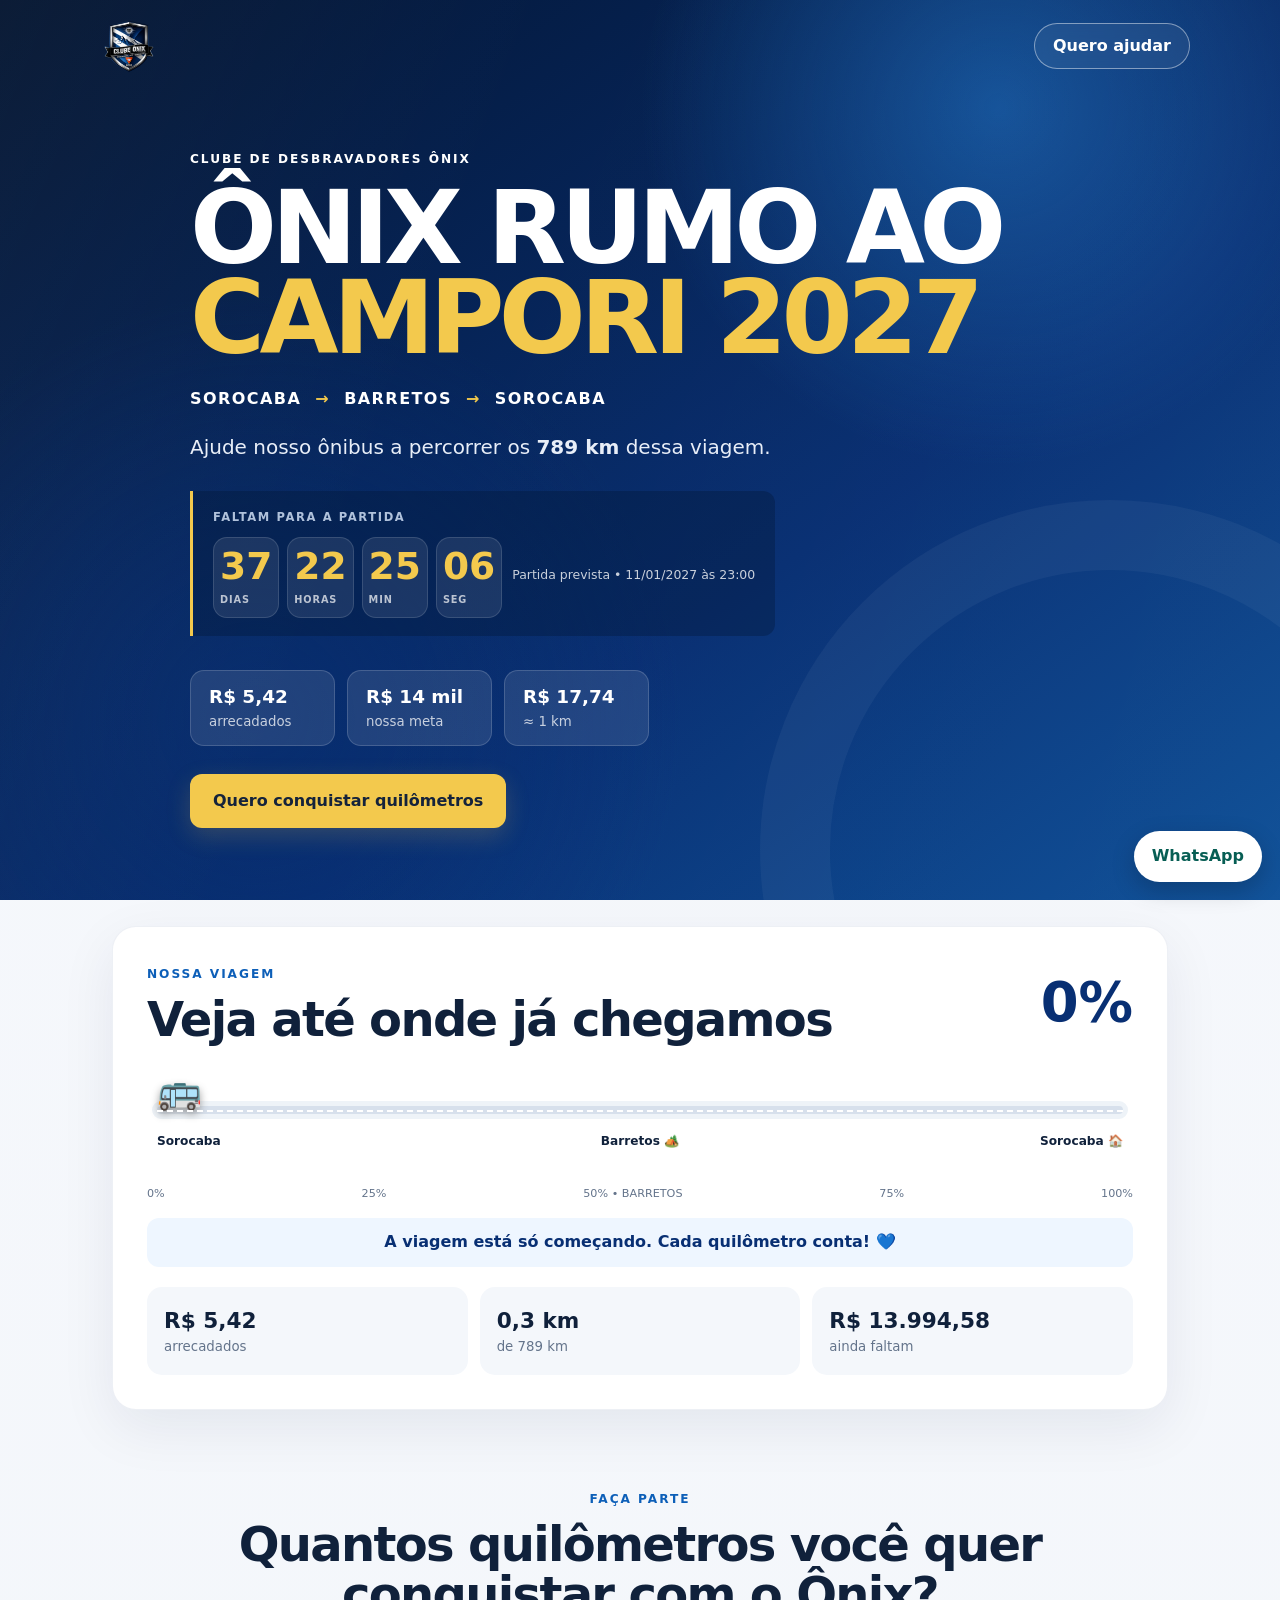
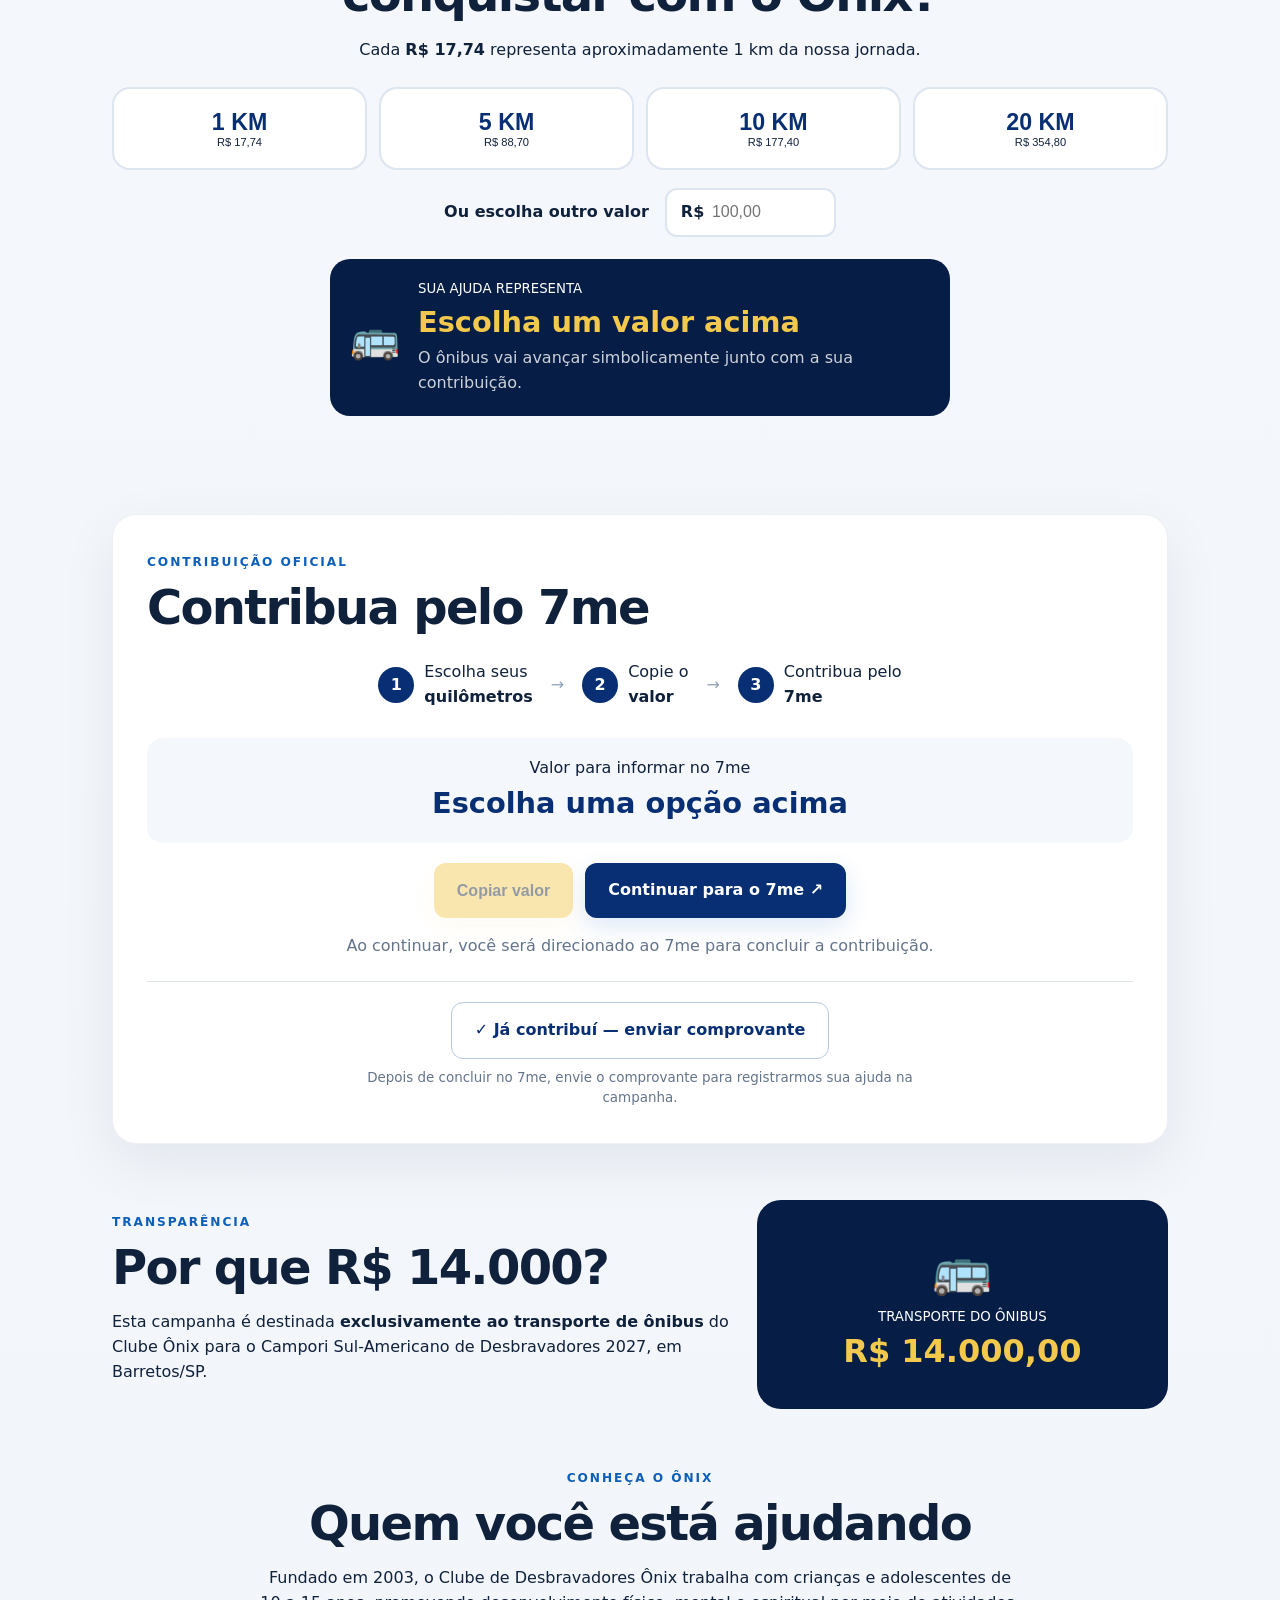
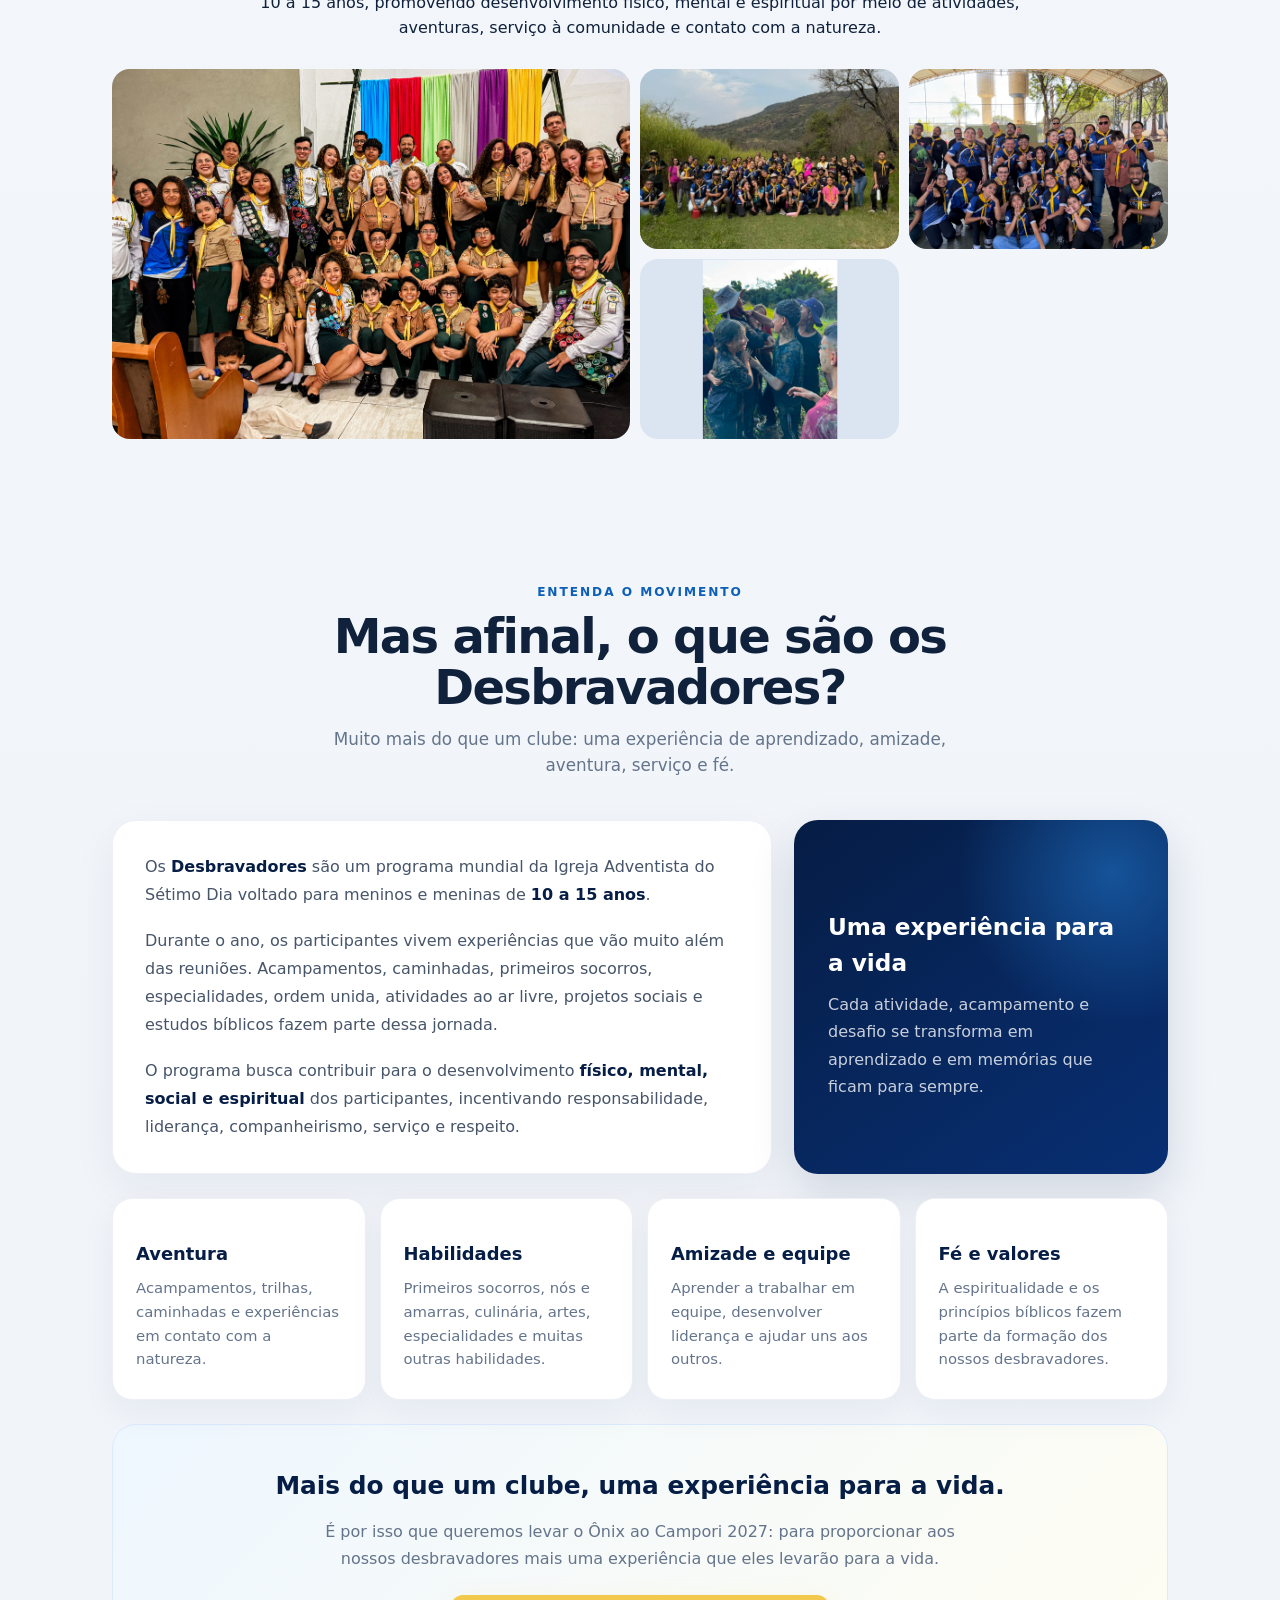
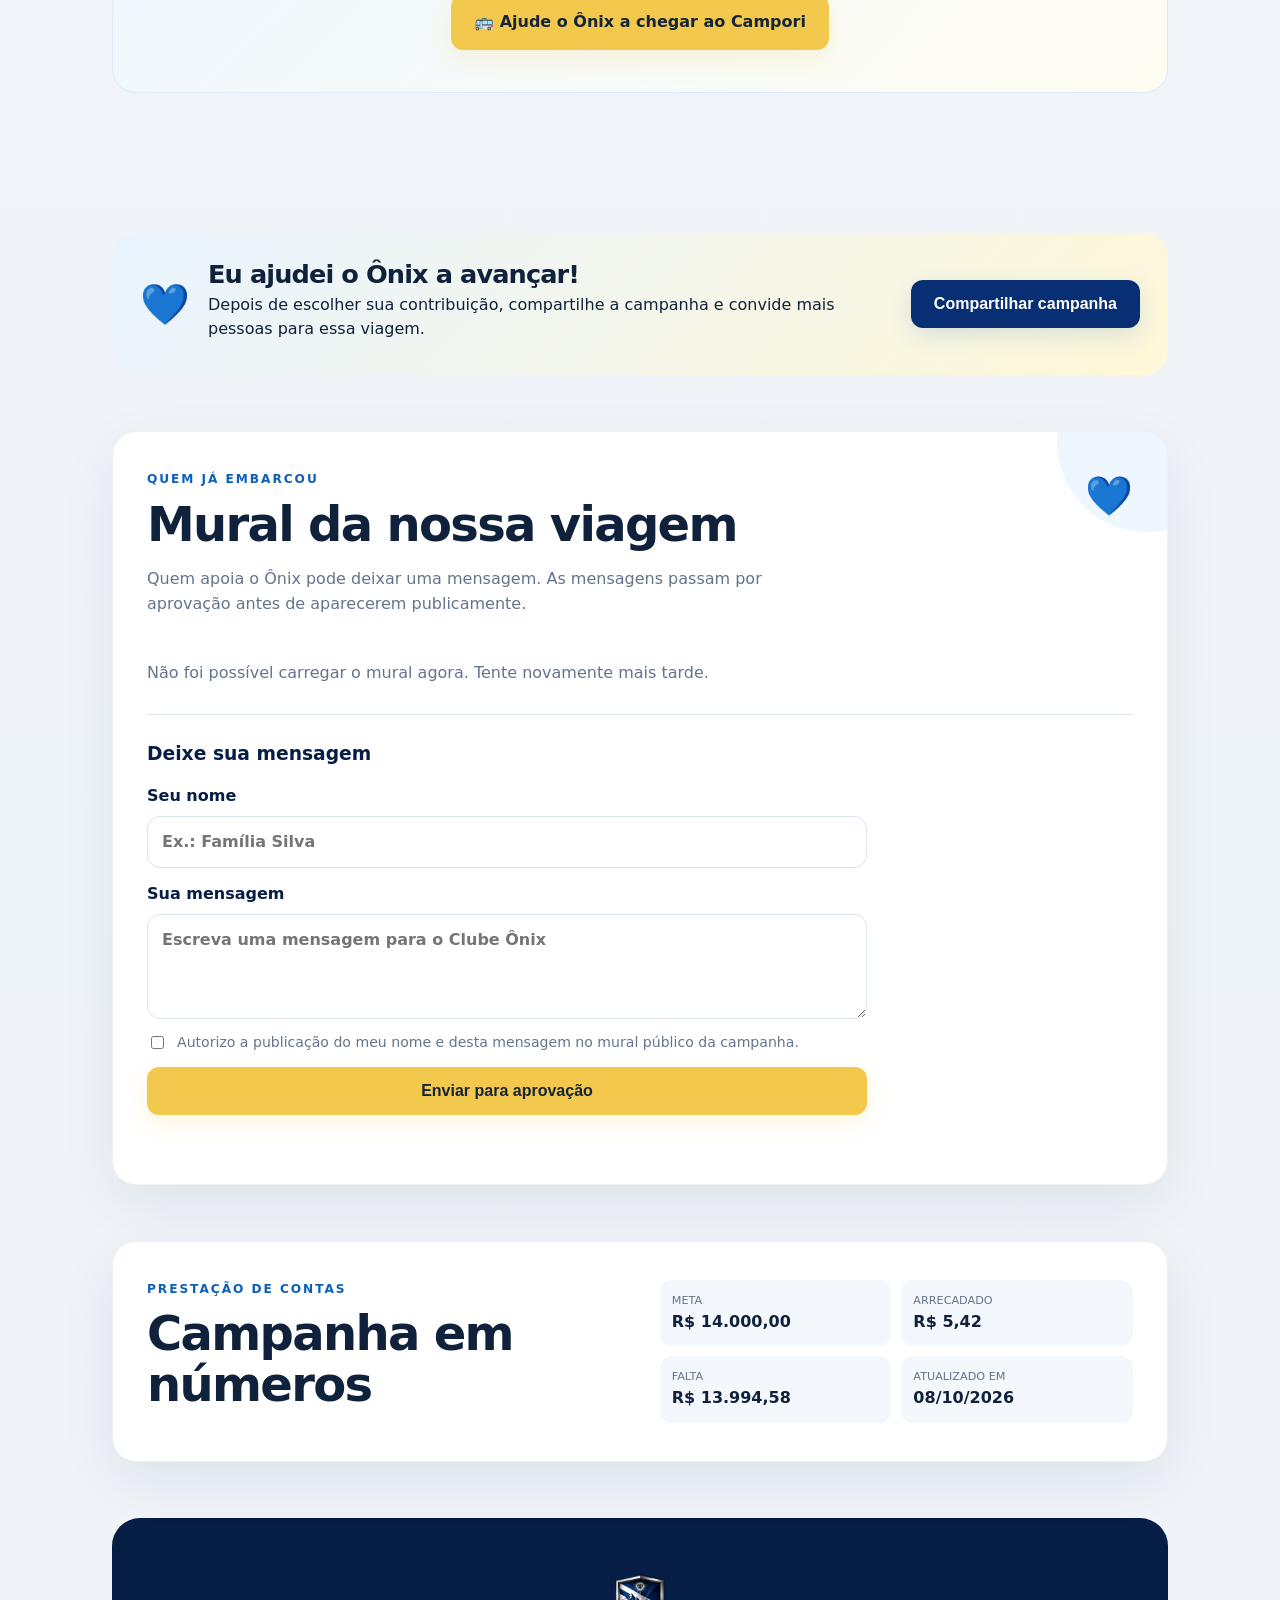
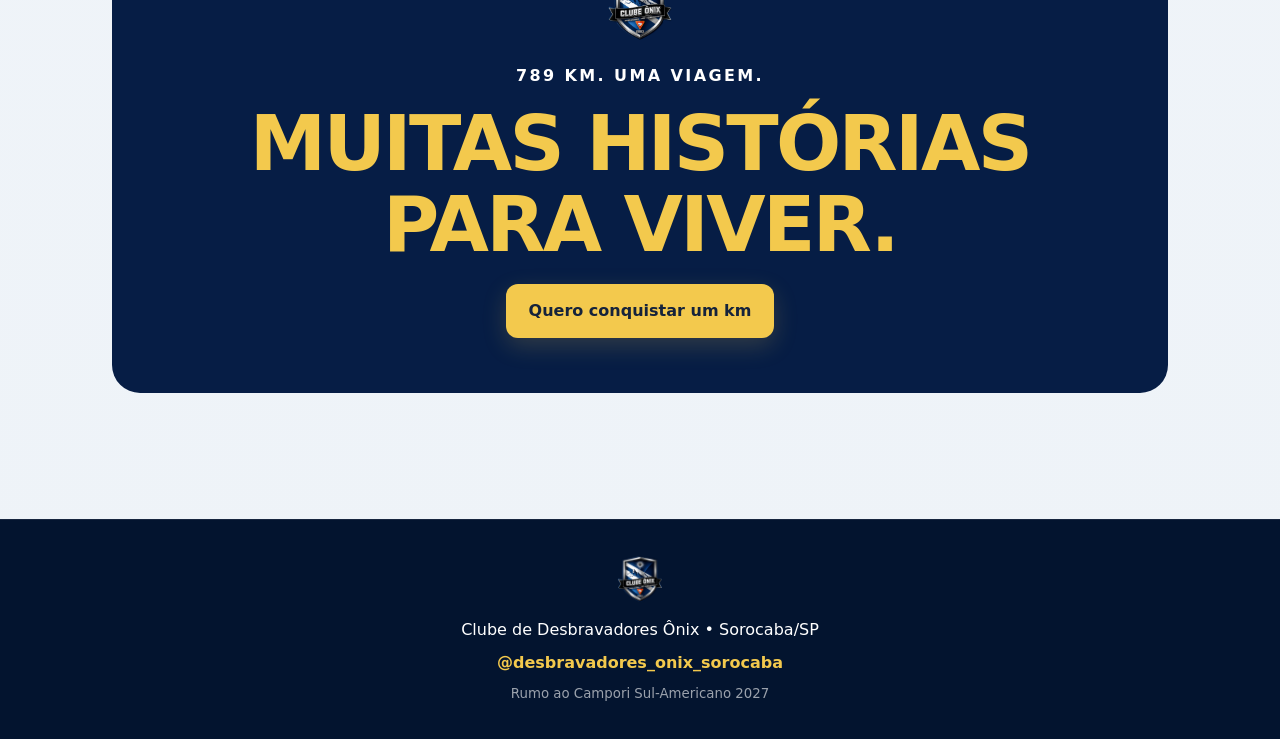
<file: index.html>
<!doctype html>
<html lang="pt-BR">
<head>
<meta charset="utf-8">
<meta name="viewport" content="width=device-width,initial-scale=1">

<title>Ônix Rumo ao Campori 2027</title>

<meta name="description" content="Ajude o Clube de Desbravadores Ônix a conquistar os 789 km da viagem para o Campori Sul-Americano 2027.">

<meta property="og:title" content="Ônix Rumo ao Campori 2027">
<meta property="og:description" content="Ajude nosso ônibus a conquistar 789 km até o Campori 2027.">
<meta property="og:type" content="website">

<link rel="stylesheet" href="style.css">
</head>

<body>

<header class="hero">

  <nav>
    <img src="assets/logo-onix.png" class="nav-logo" alt="Logo Clube Ônix">
    <a href="#ajudar" class="mini-btn">Quero ajudar</a>
  </nav>

  <div class="hero-content">

    <p class="eyebrow">CLUBE DE DESBRAVADORES ÔNIX</p>

    <h1>
      ÔNIX RUMO AO<br>
      <span>CAMPORI 2027</span>
    </h1>

    <p class="route">
      SOROCABA <b>→</b> BARRETOS <b>→</b> SOROCABA
    </p>

    <p class="lead">
      Ajude nosso ônibus a percorrer os <strong>789 km</strong> dessa viagem.
    </p>

    <div class="countdown countdown-live" aria-label="Contagem regressiva para a partida">

      <span>FALTAM PARA A PARTIDA</span>

      <div class="countdown-grid">

        <div>
          <strong id="countDays">—</strong>
          <small>DIAS</small>
        </div>

        <div>
          <strong id="countHours">—</strong>
          <small>HORAS</small>
        </div>

        <div>
          <strong id="countMinutes">—</strong>
          <small>MIN</small>
        </div>

        <div>
          <strong id="countSeconds">—</strong>
          <small>SEG</small>
        </div>

      </div>

      <p id="departureLabel">11/01/2027 • 23:00</p>

    </div>

    <div class="hero-numbers">

      <div>
        <strong id="heroRaised">R$ 0</strong>
        <small>arrecadados</small>
      </div>

      <div>
        <strong>R$ 14 mil</strong>
        <small>nossa meta</small>
      </div>

      <div>
        <strong>R$ 17,74</strong>
        <small>≈ 1 km</small>
      </div>

    </div>

    <a class="btn" href="#ajudar">
      Quero conquistar quilômetros
    </a>

  </div>

</header>


<main>

<!-- NOSSA VIAGEM -->

<section class="card journey">

  <div class="section-head">

    <div>
      <span class="tag">NOSSA VIAGEM</span>
      <h2>Veja até onde já chegamos</h2>
    </div>

    <strong id="pctBig">0%</strong>

  </div>

  <div class="road-wrap">

    <div class="road">

      <div id="roadFill" class="road-fill"></div>

      <span id="bus" class="bus">🚌</span>

      <span class="pin start">Sorocaba</span>

      <span class="pin middle">Barretos 🏕️</span>

      <span class="pin end">Sorocaba 🏠</span>

    </div>

  </div>

  <div class="milestones">

    <span>0%</span>
    <span>25%</span>
    <span>50% • BARRETOS</span>
    <span>75%</span>
    <span>100%</span>

  </div>

  <p id="milestoneMessage" class="milestone-message">
    A viagem está só começando. Cada quilômetro conta! 💙
  </p>

  <div class="stats">

    <div>
      <b id="raised">R$ 0,00</b>
      <small>arrecadados</small>
    </div>

    <div>
      <b id="km">0 km</b>
      <small>de 789 km</small>
    </div>

    <div>
      <b id="remaining">R$ 14.000,00</b>
      <small>ainda faltam</small>
    </div>

  </div>

</section>


<!-- AJUDE -->

<section id="ajudar" class="help">

  <span class="tag">FAÇA PARTE</span>

  <h2>
    Quantos quilômetros você quer conquistar com o Ônix?
  </h2>

  <p>
    Cada <strong>R$ 17,74</strong> representa aproximadamente 1 km da nossa jornada.
  </p>

  <div class="options">

    <button data-value="17.74" data-km="1">
      <b>1 KM</b>
      <small>R$ 17,74</small>
    </button>

    <button data-value="88.70" data-km="5">
      <b>5 KM</b>
      <small>R$ 88,70</small>
    </button>

    <button data-value="177.40" data-km="10">
      <b>10 KM</b>
      <small>R$ 177,40</small>
    </button>

    <button data-value="354.80" data-km="20">
      <b>20 KM</b>
      <small>R$ 354,80</small>
    </button>

  </div>

  <label class="custom-label">

    Ou escolha outro valor

    <span class="input-money">
      R$
      <input
        id="custom"
        inputmode="decimal"
        type="number"
        min="1"
        step="0.01"
        placeholder="100,00"
      >
    </span>

  </label>

  <div id="impactBox" class="impact-box">

    <span>🚌</span>

    <div>

      <small>SUA AJUDA REPRESENTA</small>

      <strong id="impact">
        Escolha um valor acima
      </strong>

      <p id="impactText">
        O ônibus vai avançar simbolicamente junto com a sua contribuição.
      </p>

    </div>

  </div>

</section>


<!-- CONTRIBUIÇÃO -->

<section class="card contribution">

  <span class="tag">CONTRIBUIÇÃO OFICIAL</span>

  <h2>Contribua pelo 7me</h2>

  <div class="three-steps">

    <div>
      <b>1</b>
      <span>
        Escolha seus<br>
        <strong>quilômetros</strong>
      </span>
    </div>

    <i>→</i>

    <div>
      <b>2</b>
      <span>
        Copie o<br>
        <strong>valor</strong>
      </span>
    </div>

    <i>→</i>

    <div>
      <b>3</b>
      <span>
        Contribua pelo<br>
        <strong>7me</strong>
      </span>
    </div>

  </div>

  <div class="selected-contribution">

    <span>Valor para informar no 7me</span>

    <strong id="selectedValue">
      Escolha uma opção acima
    </strong>

  </div>

  <div class="action-row">

    <button class="btn disabled" id="copyValue" disabled>
      Copiar valor
    </button>

    <a
      class="btn secondary disabled-link"
      id="go7me"
      href="#"
      aria-disabled="true"
    >
      Continuar para o 7me ↗
    </a>

  </div>

  <p id="sevenMeNotice" class="muted">
    O link oficial do 7me será adicionado em breve.
  </p>

  <div class="post-contribution">

    <a class="btn proof-btn" id="proof" target="_blank">
      ✓ Já contribuí — enviar comprovante
    </a>

    <p>
      Depois de concluir no 7me, envie o comprovante para registrarmos sua ajuda na campanha.
    </p>

  </div>

</section>


<!-- TRANSPARÊNCIA -->

<section class="why">

  <div>

    <span class="tag">TRANSPARÊNCIA</span>

    <h2>Por que R$ 14.000?</h2>

    <p>
      Esta campanha é destinada
      <strong>exclusivamente ao transporte de ônibus</strong>
      do Clube Ônix para o Campori Sul-Americano de Desbravadores 2027,
      em Barretos/SP.
    </p>

  </div>

  <div class="goal">

    <span>🚌</span>

    <small>TRANSPORTE DO ÔNIBUS</small>

    <strong>R$ 14.000,00</strong>

  </div>

</section>


<!-- QUEM É O ÔNIX -->

<section class="about">

  <span class="tag">CONHEÇA O ÔNIX</span>

  <h2>Quem você está ajudando</h2>

  <p>
    Fundado em 2003, o Clube de Desbravadores Ônix trabalha com crianças
    e adolescentes de 10 a 15 anos, promovendo desenvolvimento físico,
    mental e espiritual por meio de atividades, aventuras, serviço à
    comunidade e contato com a natureza.
  </p>

  <div class="gallery">

    <figure>
      <div class="photo-placeholder">
        FOTO 1<br>
        <small>assets/foto-1.png</small>
      </div>

      <img
        src="assets/foto-1.png"
        alt="Atividade do Clube Ônix"
        onerror="this.style.display='none'"
      >
    </figure>

    <figure>
      <div class="photo-placeholder">
        FOTO 2<br>
        <small>assets/foto-2.png</small>
      </div>

      <img
        src="assets/foto-2.png"
        alt="Desbravadores do Clube Ônix"
        onerror="this.style.display='none'"
      >
    </figure>

    <figure>
      <div class="photo-placeholder">
        FOTO 3<br>
        <small>assets/foto-3.png</small>
      </div>

      <img
        src="assets/foto-3.png"
        alt="Momento do Clube Ônix"
        onerror="this.style.display='none'"
      >
    </figure>

    <figure>
      <div class="photo-placeholder">
        FOTO 4<br>
        <small>assets/foto-4.png</small>
      </div>

      <img
        src="assets/foto-4.png"
        alt="Clube Ônix em atividade"
        onerror="this.style.display='none'"
      >
    </figure>

  </div>

</section>


<!-- O QUE SÃO OS DESBRAVADORES -->

<section class="pathfinders-about">

  <div class="pathfinders-heading">

    <span class="tag">ENTENDA O MOVIMENTO</span>

    <h2>Mas afinal, o que são os Desbravadores?</h2>

    <p>
      Muito mais do que um clube: uma experiência de aprendizado,
      amizade, aventura, serviço e fé.
    </p>

  </div>


  <div class="pathfinders-intro">

    <div class="pathfinders-text">

      <p>
        Os <strong>Desbravadores</strong> são um programa mundial da
        Igreja Adventista do Sétimo Dia voltado para meninos e meninas
        de <strong>10 a 15 anos</strong>.
      </p>

      <p>
        Durante o ano, os participantes vivem experiências que vão muito
        além das reuniões. Acampamentos, caminhadas, primeiros socorros,
        especialidades, ordem unida, atividades ao ar livre, projetos
        sociais e estudos bíblicos fazem parte dessa jornada.
      </p>

      <p>
        O programa busca contribuir para o desenvolvimento
        <strong>físico, mental, social e espiritual</strong> dos
        participantes, incentivando responsabilidade, liderança,
        companheirismo, serviço e respeito.
      </p>

    </div>


    <div class="pathfinders-highlight">

      <div class="highlight-icon"> </div>

      <strong>Uma experiência para a vida</strong>

      <p>
        Cada atividade, acampamento e desafio se transforma em
        aprendizado e em memórias que ficam para sempre.
      </p>

    </div>

  </div>


  <div class="pathfinders-cards">

    <article>

      <div class="pathfinder-icon"> </div>

      <h3>Aventura</h3>

      <p>
        Acampamentos, trilhas, caminhadas e experiências
        em contato com a natureza.
      </p>

    </article>


    <article>

      <div class="pathfinder-icon"> </div>

      <h3>Habilidades</h3>

      <p>
        Primeiros socorros, nós e amarras, culinária,
        artes, especialidades e muitas outras habilidades.
      </p>

    </article>


    <article>

      <div class="pathfinder-icon"> </div>

      <h3>Amizade e equipe</h3>

      <p>
        Aprender a trabalhar em equipe, desenvolver liderança
        e ajudar uns aos outros.
      </p>

    </article>


    <article>

      <div class="pathfinder-icon"> </div>

      <h3>Fé e valores</h3>

      <p>
        A espiritualidade e os princípios bíblicos fazem parte
        da formação dos nossos desbravadores.
      </p>

    </article>

  </div>


  <div class="pathfinders-closing">

    <h3>
      Mais do que um clube, uma experiência para a vida.
    </h3>

    <p>
      É por isso que queremos levar o Ônix ao Campori 2027:
      para proporcionar aos nossos desbravadores mais uma experiência
      que eles levarão para a vida.
    </p>

    <a href="#ajudar" class="btn">
      🚌 Ajude o Ônix a chegar ao Campori
    </a>

  </div>

</section>


<!-- COMPARTILHAMENTO -->

<section class="share-card">

  <span>💙</span>

  <div>

    <h2>Eu ajudei o Ônix a avançar!</h2>

    <p id="shareHelpText">
      Depois de escolher sua contribuição, compartilhe a campanha
      e convide mais pessoas para essa viagem.
    </p>

  </div>

  <button id="shareHelp" class="btn secondary">
    Compartilhar campanha
  </button>

</section>


<!-- MURAL -->

<section class="supporters card">

  <div class="supporters-head">

    <div>

      <span class="tag">QUEM JÁ EMBARCOU</span>

      <h2>Mural da nossa viagem</h2>

      <p>
        Quem apoia o Ônix pode deixar uma mensagem.
        As mensagens passam por aprovação antes de aparecerem publicamente.
      </p>

    </div>

    <span class="supporters-heart">💙</span>

  </div>


  <div id="supportersList" class="message-wall"></div>

  <p id="supportersEmpty" class="muted supporters-empty">
    Seja uma das primeiras pessoas a deixar uma mensagem para o Ônix. 💙
  </p>


  <div class="wall-form-wrap">

    <h3>Deixe sua mensagem</h3>

    <form id="supporterForm" class="wall-form">

      <label>
        Seu nome

        <input
          id="supporterName"
          maxlength="60"
          required
          placeholder="Ex.: Família Silva"
        >
      </label>


      <label>

        Sua mensagem

        <textarea
          id="supporterMessage"
          maxlength="280"
          required
          placeholder="Escreva uma mensagem para o Clube Ônix"
        ></textarea>

      </label>


      <label class="consent">

        <input
          id="supporterConsent"
          type="checkbox"
          required
        >

        <span>
          Autorizo a publicação do meu nome e desta mensagem
          no mural público da campanha.
        </span>

      </label>


      <button
        class="btn"
        id="sendSupporterMessage"
        type="submit"
      >
        Enviar para aprovação
      </button>


      <p
        id="wallStatus"
        class="muted"
        role="status"
      ></p>

    </form>

  </div>

</section>


<!-- PRESTAÇÃO DE CONTAS -->

<section class="accountability card">

  <div>

    <span class="tag">PRESTAÇÃO DE CONTAS</span>

    <h2>Campanha em números</h2>

  </div>


  <div class="account-grid">

    <p>
      <small>META</small>
      <b>R$ 14.000,00</b>
    </p>

    <p>
      <small>ARRECADADO</small>
      <b id="accountRaised">R$ 0,00</b>
    </p>

    <p>
      <small>FALTA</small>
      <b id="accountRemaining">R$ 14.000,00</b>
    </p>

    <p>
      <small>ATUALIZADO EM</small>
      <b id="updatedAt">—</b>
    </p>

  </div>

</section>


<!-- FINAL -->

<section class="final">

  <img src="assets/logo-onix.png" alt="Logo Ônix">

  <p>789 KM. UMA VIAGEM.</p>

  <h2>
    MUITAS HISTÓRIAS<br>
    PARA VIVER.
  </h2>

  <a class="btn" href="#ajudar">
    Quero conquistar um km
  </a>

</section>

</main>


<footer>

  <img src="assets/logo-onix.png" alt="Logo Ônix">

  <p>
    Clube de Desbravadores Ônix • Sorocaba/SP
  </p>

  <a id="instagramLink" target="_blank"></a>

  <small>
    Rumo ao Campori Sul-Americano 2027
  </small>

</footer>


<a class="sticky-help" href="#ajudar">
  🚌 Ajudar o Ônix
</a>

<a
  id="wa"
  class="wa"
  target="_blank"
  aria-label="Falar pelo WhatsApp"
>
  WhatsApp
</a>


<script src="config.js"></script>
<script src="script.js"></script>

</body>
</html>
</file>
<file: style.css>
:root{--blue:#082f73;--blue2:#0d5fb8;--navy:#061d45;--gold:#f3c94d;--bg:#f4f7fb;--text:#10213b;--muted:#64748b;--white:#fff;--radius:24px}*{box-sizing:border-box}html{scroll-behavior:smooth}body{margin:0;font-family:Inter,system-ui,-apple-system,Segoe UI,sans-serif;color:var(--text);background:var(--bg);line-height:1.55}a{text-decoration:none;color:inherit}.hero{min-height:680px;background:radial-gradient(circle at 80% 20%,#1672c9 0,transparent 32%),linear-gradient(145deg,var(--navy),var(--blue));color:#fff;padding:0 6% 72px;overflow:hidden;position:relative}.hero:after{content:"";position:absolute;width:560px;height:560px;border:70px solid rgba(255,255,255,.045);border-radius:50%;right:-180px;bottom:-300px}.hero nav{max-width:1100px;margin:auto;height:92px;display:flex;align-items:center;justify-content:space-between;position:relative;z-index:2}.nav-logo{width:78px;height:78px;object-fit:contain}.mini-btn{border:1px solid rgba(255,255,255,.45);padding:10px 18px;border-radius:999px;font-weight:700}.hero-content{max-width:1100px;margin:58px auto 0;position:relative;z-index:2}.eyebrow,.tag{font-size:.76rem;letter-spacing:.16em;font-weight:900}.hero h1{font-size:clamp(3rem,8vw,6.5rem);line-height:.88;margin:14px 0 24px;letter-spacing:-.055em}.hero h1 span{color:var(--gold)}.route{font-weight:800;letter-spacing:.09em}.route b{color:var(--gold);padding:0 7px}.lead{font-size:1.25rem;max-width:600px}.hero-numbers{display:flex;gap:12px;margin:28px 0;flex-wrap:wrap}.hero-numbers div{background:rgba(255,255,255,.1);border:1px solid rgba(255,255,255,.16);padding:12px 18px;border-radius:14px;min-width:145px}.hero-numbers strong,.hero-numbers small{display:block}.hero-numbers strong{font-size:1.15rem}.hero-numbers small{opacity:.75}.btn{display:inline-flex;justify-content:center;align-items:center;border:0;background:var(--gold);color:#15233b;padding:15px 23px;border-radius:12px;font-weight:900;cursor:pointer;font-size:1rem;transition:.2s}.btn:hover{transform:translateY(-2px)}.secondary{background:var(--blue);color:#fff}main{max-width:1100px;margin:-30px auto 0;padding:0 22px 70px;position:relative;z-index:3}section{margin:56px 0}.card{background:#fff;border-radius:var(--radius);padding:34px;box-shadow:0 12px 40px rgba(6,29,69,.08)}h2{font-size:clamp(1.9rem,4vw,3rem);line-height:1.05;margin:8px 0 18px;letter-spacing:-.035em}.tag{color:var(--blue2)}.section-head{display:flex;justify-content:space-between;gap:20px;align-items:flex-start}.section-head h2{margin-bottom:0}#pctBig{font-size:3.4rem;color:var(--blue)}.road-wrap{padding:55px 5px 36px}.road{height:18px;background:#d7e0ec;border-radius:20px;position:relative;border:5px solid #eef3f8}.road:after{content:"";position:absolute;left:0;right:0;top:50%;border-top:2px dashed #fff}.road-fill{height:100%;width:0;background:linear-gradient(90deg,var(--blue2),var(--gold));border-radius:20px;transition:width 1s}.bus{font-size:36px;position:absolute;top:-43px;left:0;transition:left 1s;filter:drop-shadow(0 4px 4px #999)}.pin{position:absolute;top:26px;font-size:.76rem;font-weight:800;white-space:nowrap}.pin.start{left:0}.pin.middle{left:50%;transform:translateX(-50%)}.pin.end{right:0}.milestones{display:flex;justify-content:space-between;color:var(--muted);font-size:.7rem;margin-top:30px}.milestone-message{text-align:center;background:#eef6ff;color:var(--blue);padding:12px;border-radius:12px;font-weight:800}.stats{display:grid;grid-template-columns:repeat(3,1fr);gap:12px;margin-top:20px}.stats div{background:var(--bg);padding:17px;border-radius:15px}.stats b,.stats small{display:block}.stats b{font-size:1.35rem}.stats small{color:var(--muted)}.help{text-align:center;padding:20px 0}.help>p{max-width:680px;margin:0 auto 25px}.options{display:grid;grid-template-columns:repeat(4,1fr);gap:12px}.options button{background:#fff;border:2px solid #dce5f0;border-radius:18px;padding:20px 10px;cursor:pointer;color:var(--text)}.options button:hover,.options button.selected{border-color:var(--blue2);background:#edf6ff}.options b,.options small{display:block}.options b{font-size:1.45rem;color:var(--blue)}.custom-label{display:flex;justify-content:center;align-items:center;gap:16px;margin:18px auto;font-weight:700}.input-money{background:#fff;border:2px solid #dce5f0;padding:10px 14px;border-radius:12px}.input-money input{border:0;outline:0;font-size:1rem;width:110px}.impact-box{max-width:620px;margin:22px auto;background:var(--navy);color:#fff;border-radius:20px;padding:20px;display:flex;text-align:left;gap:18px;align-items:center}.impact-box>span{font-size:2.5rem}.impact-box small,.impact-box strong{display:block}.impact-box strong{font-size:1.8rem;color:var(--gold)}.impact-box p{margin:2px 0 0;opacity:.8}.three-steps{display:flex;align-items:center;justify-content:center;gap:18px;margin:28px 0}.three-steps div{display:flex;gap:10px;align-items:center}.three-steps b{width:36px;height:36px;border-radius:50%;display:grid;place-items:center;background:var(--blue);color:#fff}.three-steps i{font-style:normal;color:#94a3b8}.selected-contribution{text-align:center;background:var(--bg);padding:18px;border-radius:16px;margin:20px 0}.selected-contribution span,.selected-contribution strong{display:block}.selected-contribution strong{font-size:1.8rem;color:var(--blue)}.action-row{display:flex;gap:12px;justify-content:center}.disabled,.disabled-link{opacity:.45;pointer-events:none}.muted{color:var(--muted);text-align:center}.text-link{display:block;text-align:center;color:var(--blue2);font-weight:800;margin-top:18px}.why{display:grid;grid-template-columns:1.5fr 1fr;gap:28px;align-items:center}.goal{background:var(--navy);color:#fff;padding:32px;border-radius:24px;text-align:center}.goal span,.goal small,.goal strong{display:block}.goal span{font-size:3rem}.goal strong{font-size:2rem;color:var(--gold)}.about{text-align:center}.about>p{max-width:760px;margin:0 auto 28px}.gallery{display:grid;grid-template-columns:2fr 1fr 1fr;grid-template-rows:180px 180px;gap:10px}.gallery figure{margin:0;position:relative;overflow:hidden;border-radius:18px;background:#dbe5f1}.gallery figure:first-child{grid-row:1/3}.gallery img{width:100%;height:100%;object-fit:cover;position:absolute;inset:0}.photo-placeholder{height:100%;display:grid;place-items:center;align-content:center;color:#64748b;font-weight:900}.photo-placeholder small{font-weight:500}.share-card{background:linear-gradient(135deg,#e9f4ff,#fff8d8);border-radius:24px;padding:28px;display:grid;grid-template-columns:auto 1fr auto;gap:18px;align-items:center}.share-card>span{font-size:2.5rem}.share-card h2{font-size:1.6rem;margin:0}.share-card p{margin:5px 0}.accountability{display:flex;justify-content:space-between;gap:30px;align-items:center}.account-grid{display:grid;grid-template-columns:repeat(2,1fr);gap:10px;min-width:48%}.account-grid p{background:var(--bg);padding:12px;border-radius:12px;margin:0}.account-grid small,.account-grid b{display:block}.account-grid small{color:var(--muted);font-size:.7rem}.final{text-align:center;background:var(--navy);color:#fff;border-radius:28px;padding:55px 20px}.final img{width:100px}.final p{letter-spacing:.15em;font-weight:800}.final h2{font-size:clamp(2.5rem,6vw,5rem);color:var(--gold)}footer{text-align:center;background:#03142f;color:#fff;padding:35px 20px}footer img{width:70px}footer p{margin:8px}footer a{color:var(--gold);font-weight:700}footer small{display:block;margin-top:8px;opacity:.6}.wa{position:fixed;right:18px;bottom:18px;background:#fff;color:#075e54;border-radius:999px;padding:13px 18px;font-weight:900;box-shadow:0 8px 25px #0003;z-index:20}@media(max-width:700px){.hero{min-height:650px;padding:0 20px 58px}.hero nav{height:80px}.nav-logo{width:64px;height:64px}.hero-content{margin-top:35px}.hero h1{font-size:3.4rem}.hero-numbers{display:grid;grid-template-columns:1fr 1fr}.hero-numbers div:last-child{grid-column:1/3}.card{padding:22px}main{padding:0 14px 55px}.section-head{align-items:center}#pctBig{font-size:2.2rem}.stats{grid-template-columns:1fr}.milestones span:nth-child(2),.milestones span:nth-child(4){display:none}.options{grid-template-columns:1fr 1fr}.custom-label{flex-direction:column;gap:8px}.three-steps{gap:7px}.three-steps i{display:none}.three-steps div{flex-direction:column;gap:5px;text-align:center;font-size:.75rem}.action-row{flex-direction:column}.why{grid-template-columns:1fr}.gallery{grid-template-columns:1fr 1fr;grid-template-rows:220px 150px 150px}.gallery figure:first-child{grid-column:1/3;grid-row:auto}.share-card{grid-template-columns:auto 1fr}.share-card .btn{grid-column:1/3}.accountability{display:block}.account-grid{margin-top:20px}.route{font-size:.8rem}.pin{font-size:.62rem}.wa{font-size:.85rem}}
@media(prefers-reduced-motion:reduce){*{scroll-behavior:auto!important;transition:none!important}}

/* V3 — acabamento elegante, contagem regressiva e mural */
:root{--ink:#0b1730;--line:#dce4ee;--soft:#f8fafc}
body{background:linear-gradient(180deg,#f6f8fc 0%,#eef3f8 100%)}
.hero{background:radial-gradient(circle at 78% 12%,rgba(33,121,205,.52),transparent 28%),radial-gradient(circle at 20% 80%,rgba(8,47,115,.65),transparent 34%),linear-gradient(145deg,#03142f,#082f73 62%,#0c4f98)}
.hero:before{content:"";position:absolute;inset:0;background:linear-gradient(110deg,rgba(255,255,255,.035),transparent 35%,rgba(255,255,255,.025));pointer-events:none}
.hero-content{max-width:900px}.hero h1{max-width:850px}.lead{color:#e8eef8}.mini-btn{backdrop-filter:blur(8px);background:rgba(255,255,255,.06)}
.countdown{display:inline-grid;grid-template-columns:auto auto;align-items:baseline;column-gap:10px;margin:8px 0 6px;padding:11px 16px;border-left:3px solid var(--gold);background:rgba(3,20,47,.32);border-radius:0 12px 12px 0}.countdown span{grid-column:1/3;font-size:.64rem;letter-spacing:.18em;font-weight:900;color:#dbeafe}.countdown strong{font-size:2rem;line-height:1;color:var(--gold)}.countdown small{font-weight:700;color:#fff}
.card{border:1px solid rgba(8,47,115,.07);box-shadow:0 18px 55px rgba(6,29,69,.075)}
.btn{box-shadow:0 8px 24px rgba(243,201,77,.18)}.secondary{box-shadow:0 8px 24px rgba(13,95,184,.14)}
.post-contribution{margin-top:22px;padding-top:20px;border-top:1px solid var(--line);text-align:center}.proof-btn{background:#fff;color:var(--blue);border:1px solid #b8c9dd;box-shadow:none}.post-contribution p{font-size:.84rem;color:var(--muted);margin:9px auto 0;max-width:560px}
.supporters{overflow:hidden;position:relative}.supporters:after{content:"";position:absolute;width:180px;height:180px;border-radius:50%;background:#eef6ff;right:-70px;top:-80px;z-index:0}.supporters-head{display:flex;justify-content:space-between;align-items:flex-start;gap:20px;position:relative;z-index:1}.supporters-head p{max-width:650px;color:var(--muted);margin-bottom:0}.supporters-heart{font-size:2.4rem}.supporters-list{display:flex;flex-wrap:wrap;gap:10px;margin-top:24px;position:relative;z-index:1}.supporters-list span{padding:10px 14px;border:1px solid #d7e2ef;border-radius:999px;background:#f8fbff;font-weight:750;color:#24436d}.supporters-empty{text-align:left;margin:22px 0 0}
.sticky-help{display:none}
.why,.accountability,.share-card,.contribution{position:relative}
footer{border-top:1px solid rgba(255,255,255,.08)}
@media(max-width:700px){.countdown{margin-top:2px}.countdown strong{font-size:1.7rem}.hero{min-height:690px}.hero-numbers{margin-top:18px}.sticky-help{display:flex;position:fixed;left:14px;right:14px;bottom:12px;height:52px;align-items:center;justify-content:center;background:var(--gold);color:#13233e;border-radius:15px;font-weight:950;box-shadow:0 10px 32px rgba(3,20,47,.3);z-index:30}.wa{display:none}.supporters-head{align-items:center}.supporters-heart{font-size:2rem}footer{padding-bottom:88px}.card{border-radius:20px}.hero h1{letter-spacing:-.045em}}


/* V4 — contador ao vivo + mural colaborativo */
.countdown-live{max-width:620px;padding:18px 20px!important}
.countdown-live>span{display:block;letter-spacing:.14em;font-size:.72rem;font-weight:800;opacity:.8;margin-bottom:10px}
.countdown-grid{display:grid;grid-template-columns:repeat(4,1fr);gap:8px}
.countdown-grid>div{background:rgba(255,255,255,.09);border:1px solid rgba(255,255,255,.13);border-radius:14px;padding:10px 6px}
.countdown-grid strong{display:block;font-size:clamp(1.45rem,5vw,2.35rem);line-height:1;font-variant-numeric:tabular-nums}
.countdown-grid small{display:block;margin-top:7px;font-size:.61rem;letter-spacing:.09em;opacity:.7}
#departureLabel{margin:10px 0 0;font-size:.78rem;opacity:.78}
.message-wall{display:grid;grid-template-columns:repeat(2,minmax(0,1fr));gap:14px;margin-top:22px}
.wall-message{padding:18px;border:1px solid var(--line);border-radius:16px;background:rgba(255,255,255,.7)}
.wall-message strong{display:block;color:var(--navy);margin-bottom:7px}
.wall-message p{margin:0;line-height:1.55;color:var(--muted)}
.wall-form-wrap{margin-top:28px;padding-top:24px;border-top:1px solid var(--line)}
.wall-form-wrap h3{margin:0 0 16px;color:var(--navy)}
.wall-form{display:grid;gap:14px;max-width:720px}
.wall-form label:not(.consent){display:grid;gap:7px;font-weight:700;color:var(--navy)}
.wall-form input[type=text],.wall-form input:not([type]),.wall-form textarea{width:100%;box-sizing:border-box;border:1px solid var(--line);border-radius:13px;padding:13px 14px;font:inherit;background:#fff;color:var(--navy);outline:none}
.wall-form textarea{min-height:105px;resize:vertical}
.wall-form input:focus,.wall-form textarea:focus{border-color:#315e8d;box-shadow:0 0 0 3px rgba(49,94,141,.12)}
.consent{display:flex;gap:10px;align-items:flex-start;font-size:.88rem;line-height:1.4;color:var(--muted)}
.consent input{margin-top:3px}
#wallStatus{min-height:1.3em;margin:0}
@media(max-width:680px){.message-wall{grid-template-columns:1fr}.countdown-live{padding:14px!important}.countdown-grid{gap:5px}.countdown-grid>div{border-radius:11px;padding:9px 3px}.countdown-grid small{font-size:.52rem}}
/* =========================================================
   V5 — SOBRE OS DESBRAVADORES
   ========================================================= */

.pathfinders-about {
  margin: 70px 0;
  padding: 70px 0;
}

.pathfinders-heading {
  max-width: 780px;
  margin: 0 auto 42px;
  text-align: center;
}

.pathfinders-heading h2 {
  margin-bottom: 14px;
}

.pathfinders-heading p {
  max-width: 650px;
  margin: 0 auto;
  color: var(--muted);
  font-size: 1.05rem;
}


/* INTRODUÇÃO */

.pathfinders-intro {
  display: grid;
  grid-template-columns: 1.5fr .85fr;
  gap: 22px;
  margin-bottom: 24px;
}

.pathfinders-text {
  background: #fff;
  border: 1px solid rgba(8,47,115,.07);
  border-radius: var(--radius);
  padding: 32px;
  box-shadow: 0 15px 45px rgba(6,29,69,.06);
}

.pathfinders-text p {
  margin: 0 0 18px;
  color: #475569;
  line-height: 1.75;
}

.pathfinders-text p:last-child {
  margin-bottom: 0;
}

.pathfinders-text strong {
  color: var(--navy);
}


/* DESTAQUE */

.pathfinders-highlight {
  display: flex;
  flex-direction: column;
  justify-content: center;
  padding: 34px;
  border-radius: var(--radius);
  color: #fff;
  background:
    radial-gradient(circle at 85% 15%, rgba(33,121,205,.55), transparent 35%),
    linear-gradient(145deg, var(--navy), var(--blue));
  box-shadow: 0 18px 45px rgba(6,29,69,.14);
}

.highlight-icon {
  font-size: 2.8rem;
  margin-bottom: 15px;
}

.pathfinders-highlight strong {
  font-size: 1.45rem;
  margin-bottom: 10px;
}

.pathfinders-highlight p {
  margin: 0;
  color: rgba(255,255,255,.78);
  line-height: 1.7;
}


/* CARDS */

.pathfinders-cards {
  display: grid;
  grid-template-columns: repeat(4, 1fr);
  gap: 14px;
}

.pathfinders-cards article {
  background: #fff;
  border: 1px solid rgba(8,47,115,.07);
  border-radius: 20px;
  padding: 27px 23px;
  box-shadow: 0 12px 35px rgba(6,29,69,.055);
  transition: transform .2s ease, box-shadow .2s ease;
}

.pathfinders-cards article:hover {
  transform: translateY(-4px);
  box-shadow: 0 18px 40px rgba(6,29,69,.09);
}

.pathfinder-icon {
  font-size: 2.1rem;
  margin-bottom: 14px;
}

.pathfinders-cards h3 {
  margin: 0 0 9px;
  color: var(--navy);
  font-size: 1.12rem;
}

.pathfinders-cards p {
  margin: 0;
  color: var(--muted);
  font-size: .93rem;
  line-height: 1.6;
}


/* FECHAMENTO */

.pathfinders-closing {
  margin-top: 24px;
  padding: 42px 28px;
  text-align: center;
  border-radius: var(--radius);
  border: 1px solid #dbeafe;
  background:
    linear-gradient(135deg, #eef7ff 0%, #fffdf2 100%);
}

.pathfinders-closing h3 {
  margin: 0 0 12px;
  color: var(--navy);
  font-size: 1.55rem;
}

.pathfinders-closing p {
  max-width: 680px;
  margin: 0 auto 23px;
  color: var(--muted);
  line-height: 1.7;
}


/* RESPONSIVO */

@media(max-width:850px) {

  .pathfinders-intro {
    grid-template-columns: 1fr;
  }

  .pathfinders-cards {
    grid-template-columns: repeat(2, 1fr);
  }

}


@media(max-width:520px) {

  .pathfinders-about {
    margin: 50px 0;
    padding: 25px 0;
  }

  .pathfinders-text,
  .pathfinders-highlight {
    padding: 25px;
  }

  .pathfinders-cards {
    grid-template-columns: 1fr;
  }

  .pathfinders-closing {
    padding: 32px 21px;
  }

  .pathfinders-closing h3 {
    font-size: 1.35rem;
  }

}
</file>
